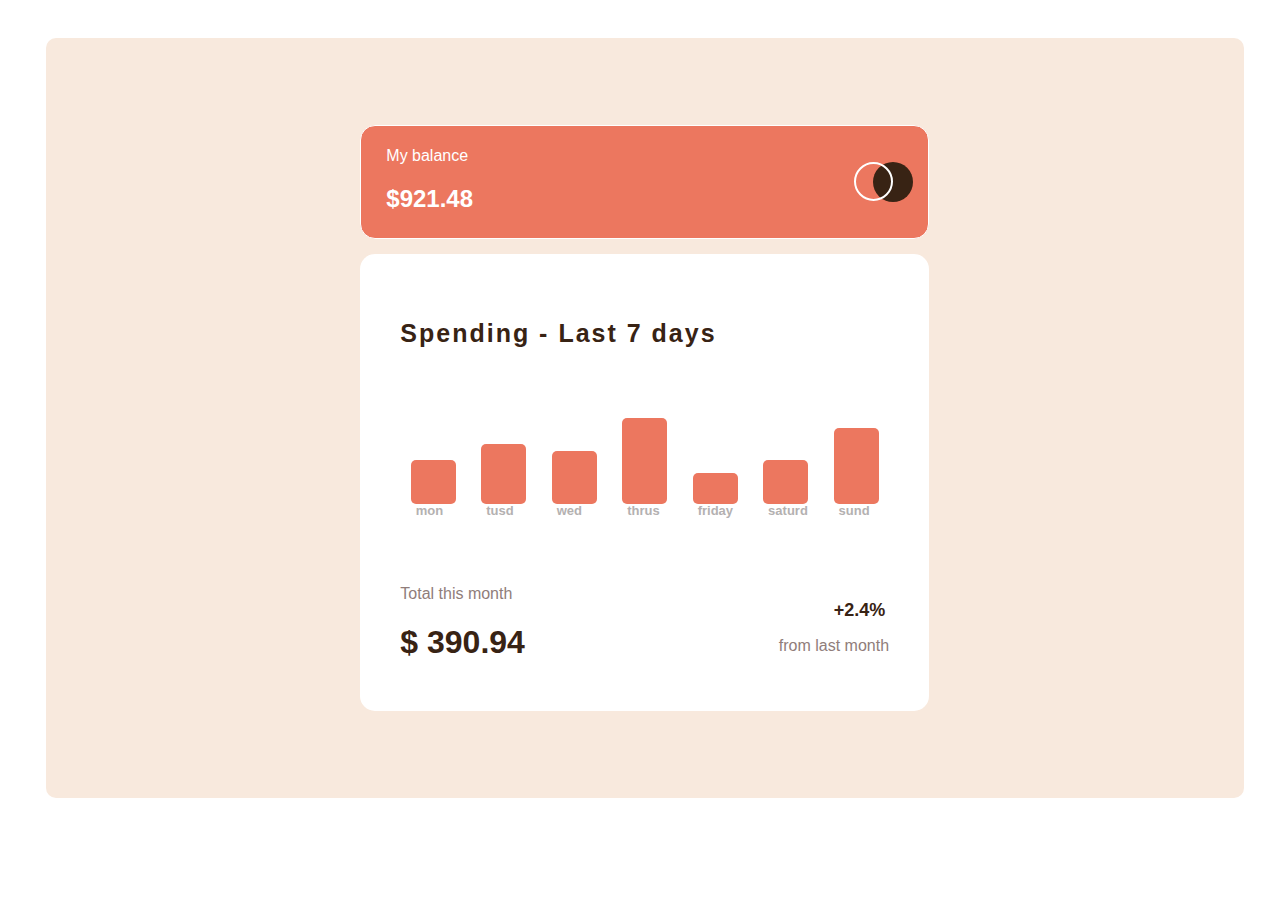
<file: index.html>
<!DOCTYPE html>
<html lang="en">
<head>
    <meta charset="UTF-8">
    <meta http-equiv="X-UA-Compatible" content="IE=edge">
    <meta name="viewport" content="width=device-width, initial-scale=1.0">
    <title>Document</title>
    <link href="file16.css" rel="stylesheet">

</head>
<body>
    <div class="main">
        <div class="container">

            <div class="top">
                <div class="text">
                    <p>My balance</p>
                    <h2>$921.48</h2>
                </div>
                <div class="circle"></div>
            </div>

            <div class="bottom">

                <div class="one"><p>Spending - Last 7 days</p></div>

                <div class="two">
                    <div id="b7" class="bar7 box"></div>
                    <div id="b6" class="bar6 box"></div>
                    <div id="b5" class="bar5 box"></div>
                    <div id="b4" class="bar4 box"></div>
                    <div id="b3" class="bar3 box"></div>
                    <div id="b2" class="bar2 box"></div>
                    <div id="b1" class="bar1 box"></div>
                </div>

                <div class="three">
                    <div class="spend">
                        <p>Total this month</p>
                        <h1 id="total">$478.33</h1>
                    </div>
                    <div class="percent">
                        <h2>+2.4%</h2>
                        <p>from last month</p>
                    </div>
                </div>

            </div>
            
        </div>
    </div>

    <script src="file16.js"></script>

</body>
</html>
</file>
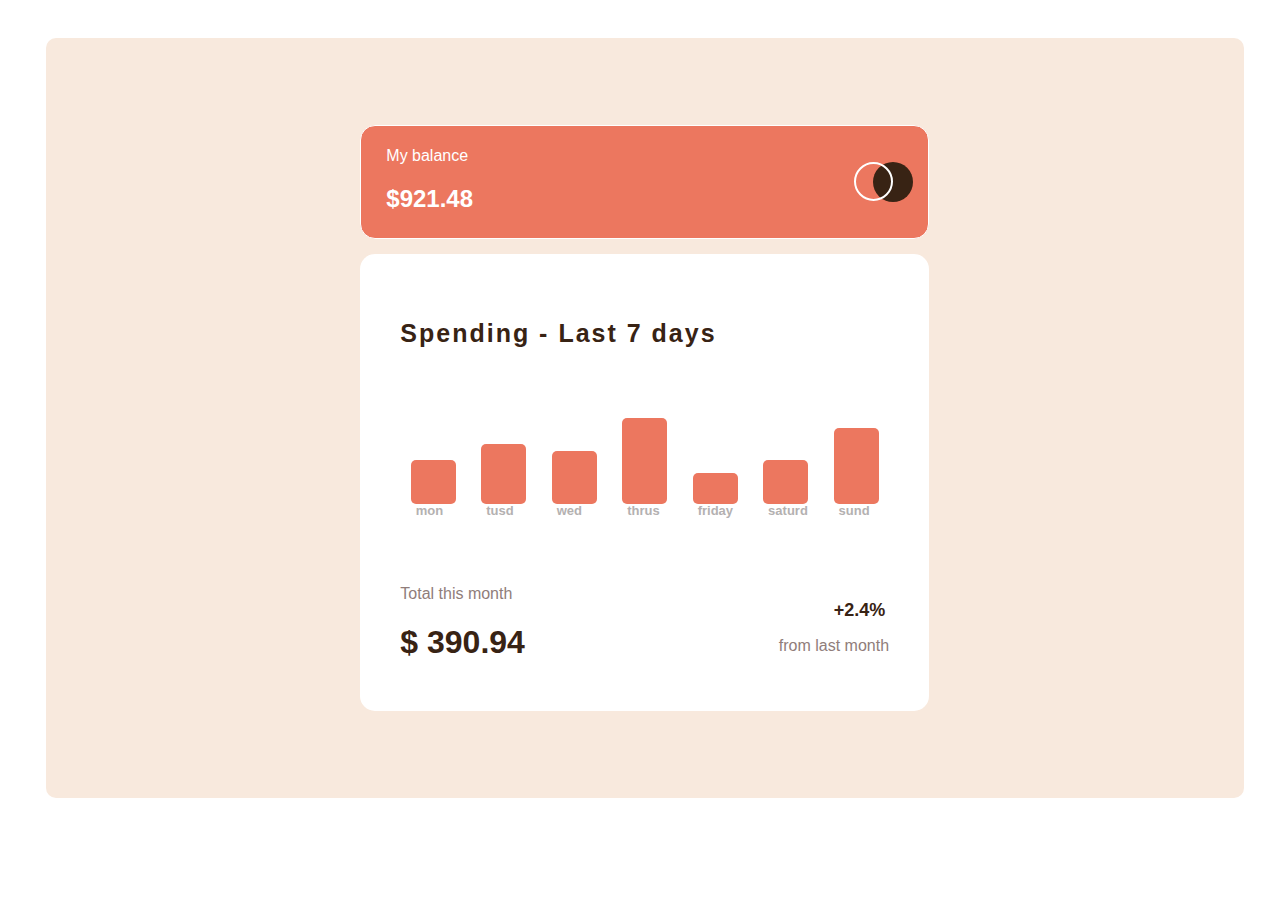
<file: file16.html>
<!DOCTYPE html>
<html lang="en">
<head>
    <meta charset="UTF-8">
    <meta http-equiv="X-UA-Compatible" content="IE=edge">
    <meta name="viewport" content="width=device-width, initial-scale=1.0">
    <title>Document</title>
    <link href="file16.css" rel="stylesheet">

</head>
<body>
    <div class="main">
        <div class="container">

            <div class="top">
                <div class="text">
                    <p>My balance</p>
                    <h2>$921.48</h2>
                </div>
                <div class="circle"></div>
            </div>

            <div class="bottom">

                <div class="one"><p>Spending - Last 7 days</p></div>

                <div class="two">
                    <div id="b7" class="bar7 box"></div>
                    <div id="b6" class="bar6 box"></div>
                    <div id="b5" class="bar5 box"></div>
                    <div id="b4" class="bar4 box"></div>
                    <div id="b3" class="bar3 box"></div>
                    <div id="b2" class="bar2 box"></div>
                    <div id="b1" class="bar1 box"></div>
                </div>

                <div class="three">
                    <div class="spend">
                        <p>Total this month</p>
                        <h1 id="total">$478.33</h1>
                    </div>
                    <div class="percent">
                        <h2>+2.4%</h2>
                        <p>from last month</p>
                    </div>
                </div>

            </div>
            
        </div>
    </div>

    <script src="file16.js"></script>

</body>
</html>
</file>
<file: file16.css>
*{
    /* font-size: 16px; */
    font-family: sans-serif;
    font-weight: bold;
    /* color:#000; */
}


body{
    background: #fff;
}

.main{
    background: hsl(27, 66%, 92%);
    width: 90%;
    border-radius: 10px;
    margin: 3%;
    padding:30px;
}

.container{
    width: 50%;
    margin:5% auto;
    display: grid;
    grid-template-columns: 1fr;
    /* border: 1px solid; */ 
}

.top{
    display: flex;
    flex-direction: row;
    justify-content:space-between;
    align-items: center;
    border: 1px solid;
    padding:5px;
    border-radius:15px;
    background: hsl(10, 79%, 65%);
    color: #fff;
}

.text{
    margin-left: 20px;
}

.text > h2{
    font-size: 24px;
}

.text > p{
    font-weight: 300;
}


.circle{
    width: 40px;
    height: 40px;
    border-radius: 50%;
    /* border: 1px solid; */
    margin-right: 10px;
    background: hsl(25, 47%, 15%);
    position: relative;
}

.circle::before{
    content: '';
    position: absolute;
    width: 35px;
    height: 35px;
    border: 2px solid;
    border-radius: 50%;
    right:20px;

}

.bottom{

    display: grid;
    grid-template-columns:1fr;
    grid-template-rows: repeat(3,auto);
    background: #fff;
    margin-top:15px;
    border-radius: 15px;
    padding:30px;
}

.one{
    font-size: 25px;
    letter-spacing: 2px;
    /* border: 1px solid; */
    color: hsl(25, 47%, 15%);
    padding:10px
    
}


.two{
    /* border: 1px solid; */
    display: flex;
    flex-direction:row-reverse;
    justify-content:space-evenly;
    align-items: flex-end;
    margin-bottom: 20px;
}

.box{
    /* border: 1px solid; */
    width: 45px;
    border-radius: 5px;
    margin:35px  5px;
    background:hsl(10, 79%, 65%) ;
    position: relative;
}

.box::after{
    position: absolute;
    top:99%;
    left:5px;
    font-size: 13px;
    font-weight: 600;
    color:hsl(0, 2%, 70%);

}

.bar1::after{
    content: 'mon';
}
.bar2::after{
    content: 'tusd';
}
.bar3::after{
    content: 'wed';
}
.bar4::after{
    content: 'thrus';
}
.bar5::after{
    content: 'friday';
}
.bar6::after{
    content: 'saturd';
}
.bar7::after{
    content: 'sund';
}




.box:hover{
    background: hsl(10, 84%, 74%);
}

.box:active{
    background: hsl(186, 34%, 60%);
    cursor: pointer;
} 













.three{
    display: flex;
    flex-direction: row;
    justify-content: space-between;
    align-items: flex-end;
    padding:10px;
}

.spend > p{

    font-weight: 200;
    color:hsl(10, 9%, 52%);
}

.spend > h1{
    margin-bottom: 10px;
    color: hsl(25, 47%, 15%);
}

.percent > h2{
    font-size: 18px;
    margin-left:55px;
    color: hsl(25, 47%, 15%);

}

.percent > p{
    font-weight: 200;
    color:hsl(10, 9%, 52%); 
}
</file>
